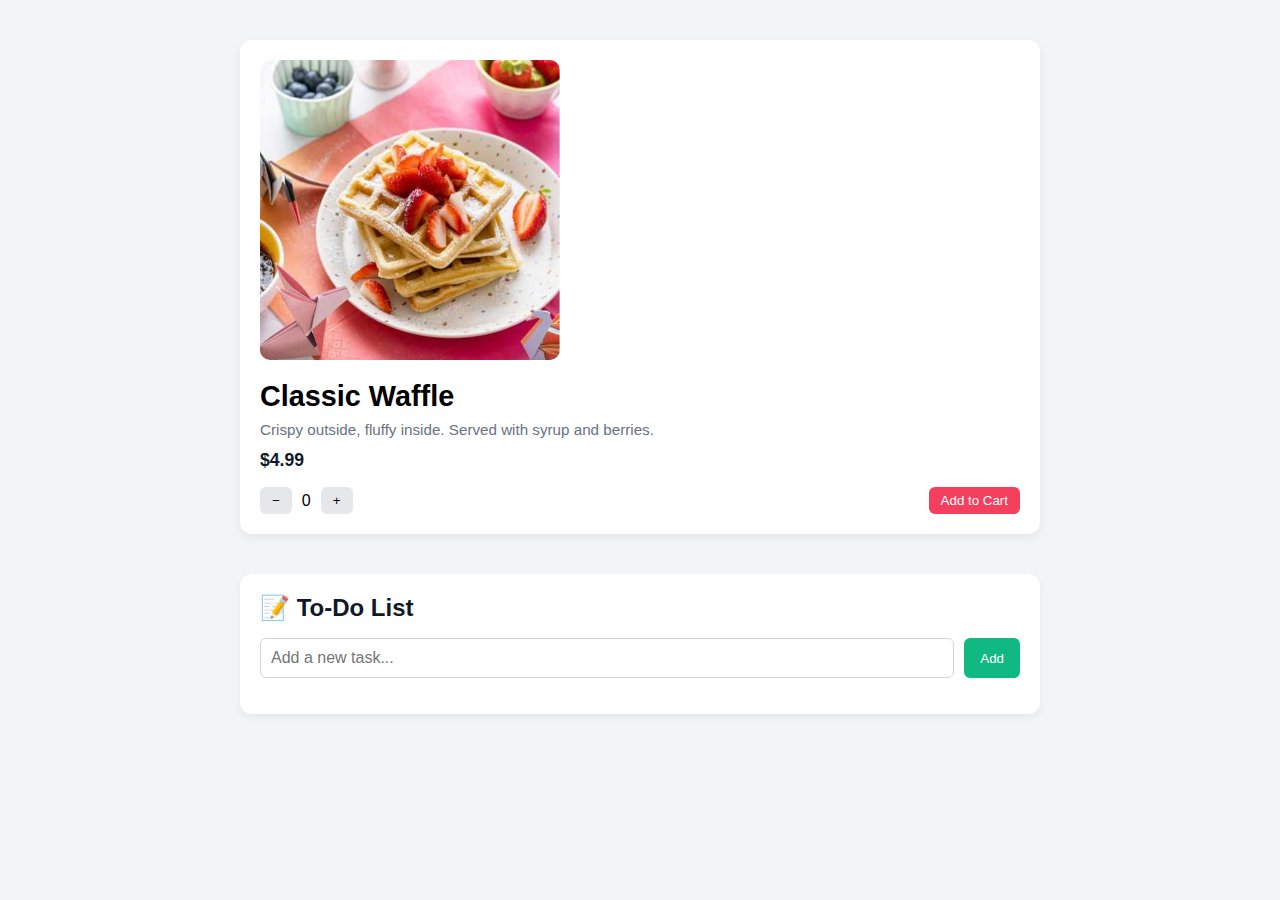
<file: day-04/index.html>
<!DOCTYPE html>
<html lang="en">
<head>
    <meta charset="UTF-8">
    <meta name="viewport" content="width=device-width, initial-scale=1.0">
    <script defer src="script.js"></script>
    <script src="practice.js" defer></script>
    <link rel="stylesheet" href="style.css">
    <script defer src="leetcodeProb.js"></script>
    <title>Document</title>
</head>
<body>
      <main class="container">
    
    <!-- Product Card -->
    <section class="product-card">
      <img src="../image-waffle-desktop.jpg" alt="Product Image" class="product-image" />
      <div class="product-info">
        <h1 class="product-title">Classic Waffle</h1>
        <p class="product-description">Crispy outside, fluffy inside. Served with syrup and berries.</p>
        <p class="product-price">$4.99</p>
        <div class="product-actions">
          <button class="decrease">−</button>
          <span class="quantity">0</span>
          <button class="increase">+</button>
          <button class="add-to-cart">Add to Cart</button>
        </div>
      </div>
    </section>

    <!-- To-Do List -->
    <section class="todo-card">
      <h2 class="todo-title">📝 To-Do List</h2>
      <form id="todo-form">
        <input type="text" id="todo-input" placeholder="Add a new task..." required />
        <button type="submit">Add</button>
      </form>
      <ul id="todo-list">
        <!-- Items will go here -->
      </ul>
    </section>

  </main>

</body>
</html>
</file>
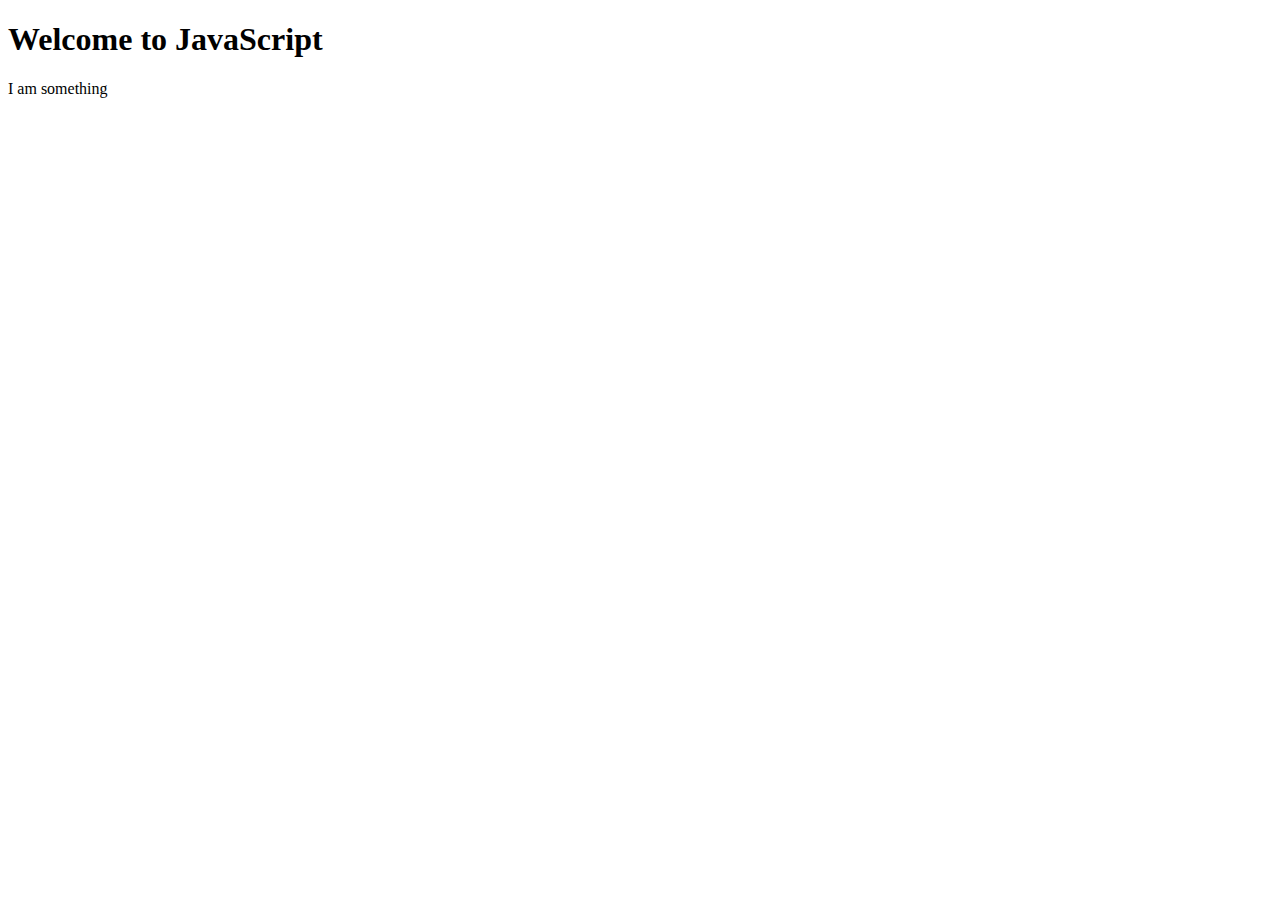
<file: day-1/index.html>
<!DOCTYPE html>
<html lang="en">
<head>
    <meta charset="UTF-8">
    <meta name="viewport" content="width=device-width, initial-scale=1.0">
    <title>Document</title>
    <script defer src="practice.js"></script>

</head>
<body>
    <h1>Welcome to JavaScript</h1>
    <div id="someId">

    </div>



</body>
</html>
</file>
<file: day-04/style.css>
* {
  box-sizing: border-box;
  font-family: 'Segoe UI', Tahoma, Geneva, Verdana, sans-serif;
  margin: 0;
  padding: 0;
}

body {
  background: #f3f4f6;
  display: flex;
  justify-content: center;
  padding: 40px 16px;
}

.container {
  display: flex;
  flex-direction: column;
  gap: 40px;
  max-width: 800px;
  width: 100%;
}

/* Product Card */
.product-card {
  background: #fff;
  border-radius: 12px;
  padding: 20px;
  box-shadow: 0 4px 10px rgba(0, 0, 0, 0.06);
}

.product-image {
  max-width: 100%;
  border-radius: 10px;
  margin-bottom: 16px;
  width: 300px;
  height: 300px;
}

.product-title {
  font-size: 1.8rem;
  margin-bottom: 8px;
}

.product-description {
  color: #6b7280;
  font-size: 0.95rem;
  margin-bottom: 12px;
}

.product-price {
  font-weight: bold;
  font-size: 1.1rem;
  color: #111827;
  margin-bottom: 16px;
}

.product-actions {
  display: flex;
  align-items: center;
  gap: 10px;
}

button {
  padding: 6px 12px;
  border: none;
  border-radius: 6px;
  cursor: pointer;
  font-weight: 500;
  background-color: #e5e7eb;
}

button:hover {
  background-color: #d1d5db;
}

.add-to-cart {
  margin-left: auto;
  background-color: #f43f5e;
  color: #fff;
}

.add-to-cart:hover {
  background-color: #e11d48;
}

/* To-Do Card */
.todo-card {
  background: #fff;
  border-radius: 12px;
  padding: 20px;
  box-shadow: 0 4px 10px rgba(0, 0, 0, 0.05);
}

.todo-title {
  font-size: 1.5rem;
  margin-bottom: 16px;
  color: #111827;
}

#todo-form {
  display: flex;
  gap: 10px;
  margin-bottom: 16px;
}

#todo-input {
  flex: 1;
  padding: 10px;
  border: 1px solid #d1d5db;
  border-radius: 6px;
  font-size: 1rem;
}

#todo-form button {
  padding: 10px 16px;
  background-color: #10b981;
  color: white;
  border-radius: 6px;
}

#todo-form button:hover {
  background-color: #059669;
}

#todo-list {
  list-style: none;
}

#todo-list li {
  padding: 10px 12px;
  border: 1px solid #e5e7eb;
  border-radius: 6px;
  margin-bottom: 10px;
  background: #f9fafb;
  display: flex;
  justify-content: space-between;
  align-items: center;
}

#todo-list li.completed {
  text-decoration: line-through;
  color: #6b7280;
}
</file>
